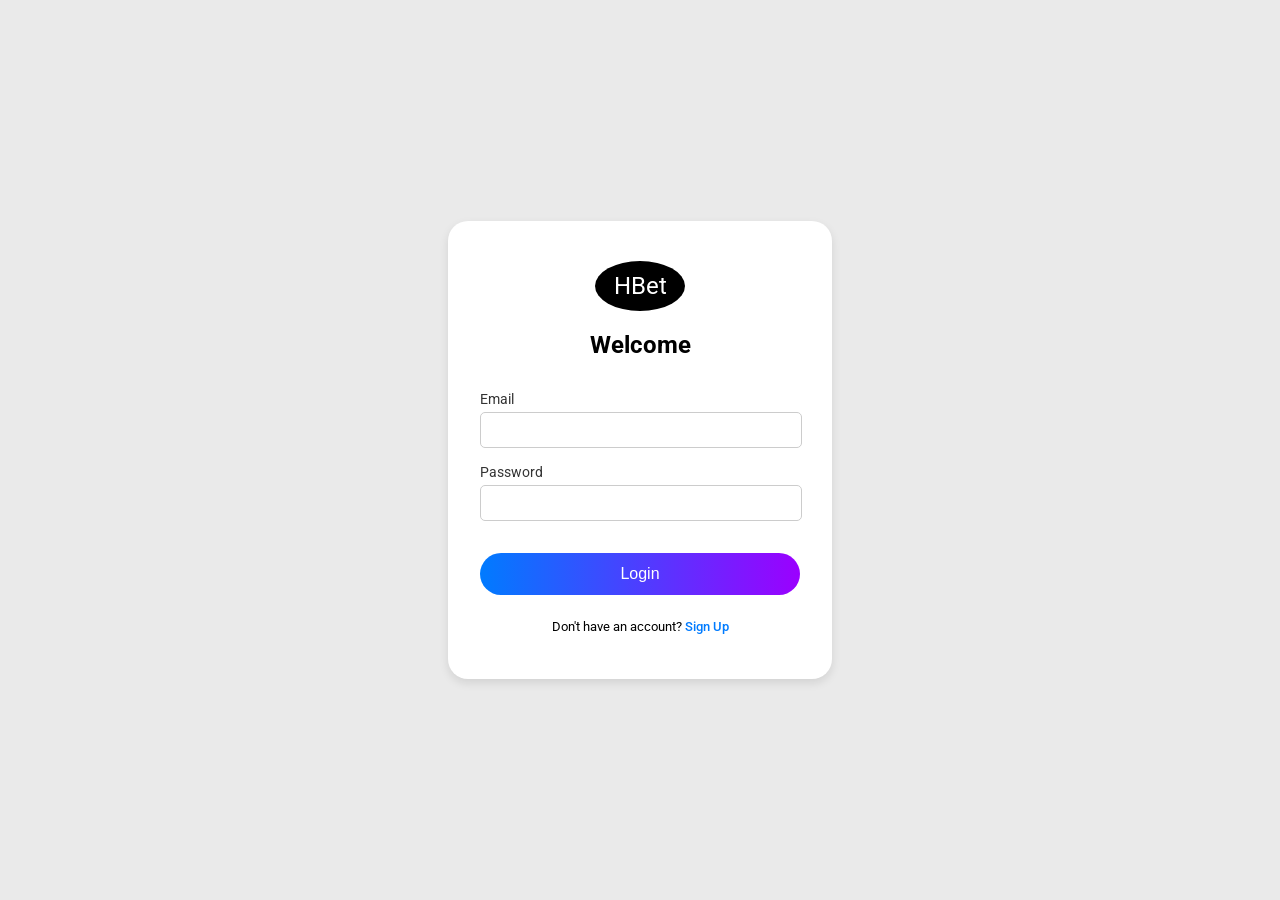
<file: Tomcat/src/main/webapp/index.html>
<!doctype html><html lang="en"><head><meta charset="utf-8"/><meta name="viewport" content="width=device-width,initial-scale=1"/><title>React App1</title><script defer="defer" src="./static/js/main.f08ce6af.js"></script><link href="./static/css/main.5e8bad70.css" rel="stylesheet"></head><body><noscript>You need to enable JavaScript to run this app.</noscript><div id="root"></div></body></html>
</file>
<file: Tomcat/src/main/webapp/static/css/main.5e8bad70.css>
@import url(https://fonts.googleapis.com/css2?family=Roboto:wght@400;500&display=swap);body,html{font-family:Roboto,sans-serif;height:100%;margin:0;padding:0}.LoginForm_container__lbQ92{align-items:center;background:#eaeaea;display:flex;height:100vh;justify-content:center}.LoginForm_form__aeNx0{background:#fff;border-radius:20px;box-shadow:0 4px 10px #0000001a;padding:2rem;text-align:center;width:320px}.LoginForm_title__ZUBAZ{font-size:24px;font-weight:720;margin-bottom:2rem}.LoginForm_logo__eCtLE{background:#000;border-radius:50%;color:#fff;font-size:24px;height:50px;line-height:50px;margin:.5rem auto;width:90px}.LoginForm_inputGroup__8b\+Ay{margin-bottom:1rem}.LoginForm_inputGroup__8b\+Ay label{color:#333;display:block;font-size:.9rem;margin-bottom:.25rem;text-align:left}.LoginForm_inputGroup__8b\+Ay input{border:1px solid #ccc;border-radius:5px;font-size:1rem;outline:none;padding:.5rem;width:calc(100% - 1rem)}.LoginForm_inputGroup__8b\+Ay input:focus{border-color:#007bff}.LoginForm_button__EGbT1{background:linear-gradient(90deg,#007bff,#9b00ff);border:none;border-radius:30px;color:#fff;cursor:pointer;font-size:1rem;font-weight:500;margin-top:1rem;padding:.75rem;transition:background .3s;width:100%}.LoginForm_button__EGbT1:hover{background:linear-gradient(90deg,#007bffcc,#9b00ffcc)}.LoginForm_signUpPrompt__Oy7PX{font-size:.8rem;margin-top:1.5rem}.LoginForm_signUpPrompt__Oy7PX a{color:#007bff;font-weight:500;text-decoration:none}.user-page{font-family:Roboto,sans-serif}.header{align-items:center;background-color:#fff;box-shadow:0 4px 6px #0000001a;display:flex;justify-content:space-between;padding:10px 40px}.header-left{background:#000;border-radius:50%;color:#fff;font-size:24px;font-weight:700;height:50px;line-height:50px;text-align:center;width:90px}.header-nav a{color:#333;font-size:20px;margin:0 25px;padding:8px 12px;text-decoration:none}.header-nav a:hover{background-color:#f0f0f0;border-radius:4px}.header-right{color:#333;font-size:18px}.content{padding:20px}.user-profile{background:#f9f9f9;border-radius:8px;box-shadow:0 2px 4px #0000000d;margin:20px auto;max-width:500px;padding:20px}.user-profile form div{margin-bottom:10px}.user-profile label{display:block;margin-bottom:5px}.user-profile input[type=email],.user-profile input[type=number],.user-profile input[type=text]{border:1px solid #ccc;border-radius:4px;padding:8px;width:100%}.user-profile button{background-color:#4a90e2;border:none;border-radius:4px;color:#fff;cursor:pointer;padding:10px 15px}.bets-container{font-family:Arial,sans-serif;margin:0 auto;max-width:800px;padding:20px}.bets-table{border-collapse:collapse;margin-top:20px;width:100%}.bets-table td,.bets-table th{border-bottom:1px solid #ccc;padding:8px;text-align:left}.bets-table th{background-color:#f4f4f4}.bets-table tr:hover{background-color:#e9e9e9}
/*# sourceMappingURL=main.5e8bad70.css.map*/
</file>
